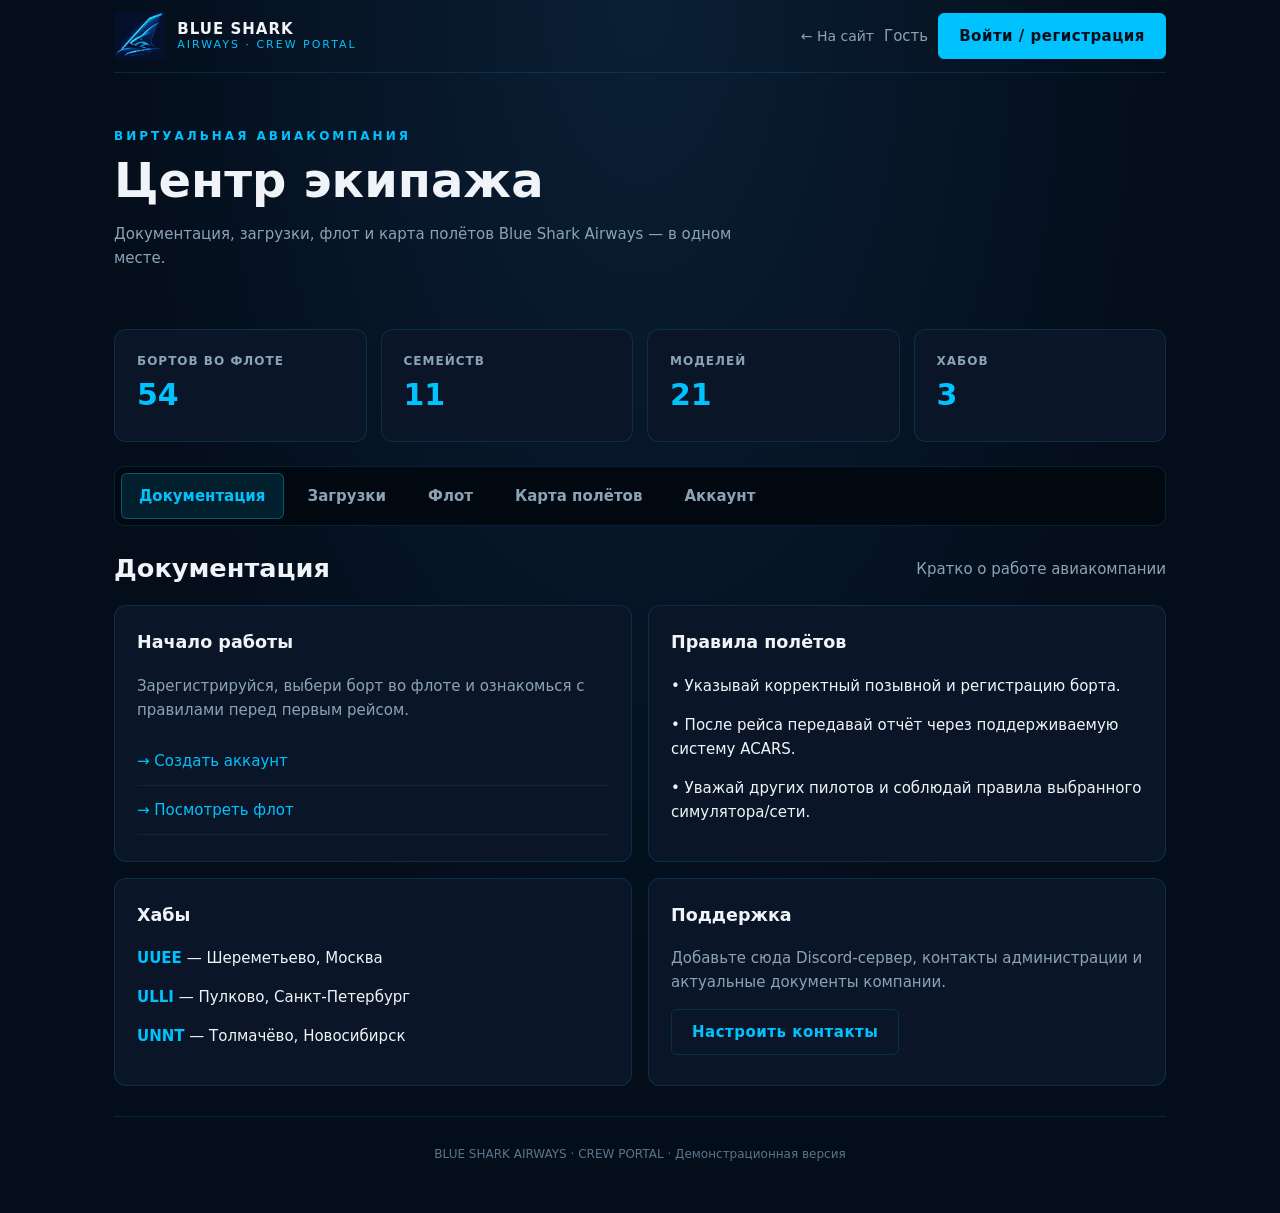
<file: index.html>
<!doctype html><html lang="ru"><head><meta charset="utf-8"><meta name="viewport" content="width=device-width,initial-scale=1"><title>Blue Shark Airways — Crew Portal</title><link rel="icon" href="../images/logo.png"><meta name="theme-color" content="#040D1A"><style>
:root{--bg:#040D1A;--bg-dark:#020810;--bg-card:#0A1628;--cyan:#00C2FF;--cyan-dim:#0099CC;--text:#F0F4F8;--muted:#8BA3B5;--border:rgba(0,194,255,.15)}
*{box-sizing:border-box}
body{margin:0;background:radial-gradient(ellipse at top,#0A1F35 0,var(--bg) 60%);background-color:var(--bg);color:var(--text);font:15px/1.6 'Segoe UI',system-ui,-apple-system,sans-serif;min-height:100vh;overflow-x:hidden}
button,input,select,textarea{font:inherit}button{cursor:pointer}
.shell{max-width:1100px;margin:auto;padding:0 24px 20px}
.top{display:flex;align-items:center;justify-content:space-between;gap:16px;padding:12px 0;margin-bottom:24px;border-bottom:1px solid var(--border)}
.brand{display:flex;align-items:center;gap:12px;font-weight:700;letter-spacing:1px;font-size:15px;line-height:1.2;color:var(--text);text-decoration:none}
.brand img{height:48px;width:auto;object-fit:contain;mix-blend-mode:screen}
.brand small{display:block;color:var(--cyan);font-weight:400;font-size:11px;letter-spacing:2px}
.top-actions{display:flex;gap:10px;align-items:center}
.sitelink{color:var(--muted);text-decoration:none;font-size:14px;transition:color .2s}.sitelink:hover{color:var(--cyan)}
.btn{border:1px solid var(--border);background:transparent;color:var(--cyan);padding:10px 20px;border-radius:6px;font-weight:700;letter-spacing:.5px;transition:all .25s}
.btn:hover{border-color:var(--cyan);transform:translateY(-1px)}
.btn.primary{background:var(--cyan);color:var(--bg);border-color:var(--cyan)}
.btn.primary:hover{background:#33D1FF;box-shadow:0 8px 25px rgba(0,194,255,.3)}
.btn:disabled{opacity:.45;cursor:not-allowed}
.hero{padding:30px 0 28px}
.eyebrow{color:var(--cyan);text-transform:uppercase;letter-spacing:3px;font-size:12px;font-weight:700}
.hero h1{font-size:clamp(30px,5vw,48px);line-height:1.1;margin:8px 0;font-weight:800}
.hero p{color:var(--muted);max-width:650px}
.stats{display:grid;grid-template-columns:repeat(4,1fr);gap:14px;margin:16px 0 24px}
.stat,.card,.panel{background:var(--bg-card);border:1px solid var(--border);border-radius:12px;padding:22px;transition:border-color .25s}
.card:hover,.stat:hover{border-color:rgba(0,194,255,.4)}
.stat span{display:block;color:var(--muted);font-size:12px;font-weight:700;text-transform:uppercase;letter-spacing:1px}
.stat strong{font-size:30px;color:var(--cyan)}
.tabs{display:flex;gap:6px;overflow:auto;padding:6px;background:var(--bg-dark);border:1px solid var(--border);border-radius:10px;margin-bottom:22px}
.tab{white-space:nowrap;border:0;background:transparent;color:var(--muted);padding:11px 18px;border-radius:6px;font-weight:600;transition:all .2s}
.tab:hover{color:var(--text)}
.tab.active{background:rgba(0,194,255,.12);color:var(--cyan);box-shadow:inset 0 0 0 1px rgba(0,194,255,.35)}
.section-head{display:flex;justify-content:space-between;align-items:center;gap:12px;flex-wrap:wrap;margin-bottom:16px}
.section-head h2{margin:0;font-size:1.6rem}
.muted{color:var(--muted)}
.grid{display:grid;grid-template-columns:repeat(2,minmax(0,1fr));gap:16px}
.card h3,.panel h3{margin-top:0}
.fleet-card{display:flex;align-items:center;gap:16px}
.plane-icon{display:grid;place-items:center;width:70px;height:70px;border:1px solid var(--border);border-radius:12px;color:var(--cyan);font-size:30px;transform:rotate(-8deg);background:rgba(0,194,255,.08);flex-shrink:0}
.fleet-card h3{margin:5px 0;font-size:1.4rem}
.pill{display:inline-block;border:1px solid var(--border);color:var(--cyan);border-radius:4px;padding:3px 9px;font-size:11px;font-weight:700;letter-spacing:.5px;margin:2px}
.tag{display:inline-block;background:rgba(0,194,255,.08);color:var(--muted);border-radius:4px;padding:4px 9px;font-size:12px;margin:2px}
.grow{flex:1}
.records{margin-top:15px;border-top:1px solid var(--border);padding-top:14px}
.record{display:grid;grid-template-columns:1fr auto auto;gap:14px;align-items:center;padding:12px 0;border-bottom:1px solid rgba(0,194,255,.08)}
.record:last-child{border:0}
.reg{font-weight:800;letter-spacing:2px}
.hub{color:var(--cyan)}
.formgrid{display:grid;grid-template-columns:repeat(2,minmax(0,1fr));gap:14px}
label{display:block;color:var(--muted);font-size:13px;margin-bottom:5px}
input,select,textarea{width:100%;background:var(--bg-dark);border:1px solid var(--border);color:var(--text);padding:11px 12px;border-radius:6px;outline:none;transition:border-color .2s}
input:focus,select:focus,textarea:focus{border-color:var(--cyan)}
::placeholder{color:#5d7488}
.full{grid-column:1/-1}
.notice{padding:12px 14px;border:1px solid var(--border);border-left:3px solid var(--cyan);background:rgba(0,194,255,.06);border-radius:6px;color:#bfe9f8;font-size:13px;margin:14px 0}
.mapbox{position:relative;min-height:430px;overflow:hidden;border-radius:12px;border:1px solid var(--border);background:linear-gradient(155deg,#0A1F35,var(--bg-card) 55%,var(--bg-dark))}
.mapbox:before{content:"";position:absolute;inset:0;background-image:linear-gradient(30deg,transparent 48%,rgba(0,194,255,.1) 49%,rgba(0,194,255,.1) 50%,transparent 51%),linear-gradient(120deg,transparent 48%,rgba(0,194,255,.1) 49%,rgba(0,194,255,.1) 50%,transparent 51%);background-size:120px 100px,150px 130px}
.map-label{position:absolute;color:var(--muted);font-size:12px;letter-spacing:2px;opacity:.8}
.flight{position:absolute;display:flex;gap:7px;align-items:center;background:rgba(2,8,16,.88);border:1px solid rgba(0,194,255,.4);border-radius:6px;padding:8px 10px;font-size:12px}
.dot{width:8px;height:8px;border-radius:50%;background:var(--cyan);box-shadow:0 0 10px var(--cyan)}
.doclink{display:block;color:var(--cyan);padding:12px 0;border-bottom:1px solid rgba(0,194,255,.1);text-decoration:none;transition:all .2s}
.doclink:hover{color:#33D1FF;padding-left:4px}
.hidden{display:none!important}
.footer{color:#5d7488;text-align:center;font-size:12px;padding:28px 0;border-top:1px solid var(--border);margin-top:30px}
.empty{padding:24px;text-align:center;color:var(--muted)}
@media(max-width:720px){.shell{padding:0 14px 14px}.stats{grid-template-columns:repeat(2,1fr)}.grid,.formgrid{grid-template-columns:1fr}.record{grid-template-columns:1fr auto;gap:5px}.record .pax{grid-column:1/-1}.top{align-items:flex-start}.brand{font-size:13px}.top-actions{flex-direction:column;align-items:stretch}.fleet-card{gap:10px}.plane-icon{width:55px;height:55px}.fleet-card h3{font-size:1.2rem}}
</style></head><body><div class="shell"><header class="top"><a class="brand" href="../"><img src="../images/logo.png" alt="Blue Shark Airways"><div>BLUE SHARK<small>AIRWAYS · CREW PORTAL</small></div></a><div class="top-actions"><a class="sitelink" href="../">← На сайт</a><span id="userLabel" class="muted">Гость</span><button id="authBtn" class="btn primary">Войти / регистрация</button><button id="logoutBtn" class="btn hidden">Выйти</button></div></header><section class="hero"><div class="eyebrow">виртуальная авиакомпания</div><h1>Центр экипажа</h1><p>Документация, загрузки, флот и карта полётов Blue Shark Airways — в одном месте.</p></section><div class="stats"><div class="stat"><span>Бортов во флоте</span><strong id="statFleet">–</strong></div><div class="stat"><span>Семейств</span><strong id="statFamilies">–</strong></div><div class="stat"><span>Моделей</span><strong id="statModels">–</strong></div><div class="stat"><span>Хабов</span><strong>3</strong></div></div><nav class="tabs" id="tabs"><button class="tab active" data-tab="docs">Документация</button><button class="tab" data-tab="downloads">Загрузки</button><button class="tab" data-tab="fleet">Флот</button><button class="tab" data-tab="map">Карта полётов</button><button class="tab" data-tab="account">Аккаунт</button></nav>
<section id="docs" class="tabpage"><div class="section-head"><h2>Документация</h2><span class="muted">Кратко о работе авиакомпании</span></div><div class="grid"><article class="card"><h3>Начало работы</h3><p class="muted">Зарегистрируйся, выбери борт во флоте и ознакомься с правилами перед первым рейсом.</p><a class="doclink" href="#account" data-goto="account">→ Создать аккаунт</a><a class="doclink" href="#fleet" data-goto="fleet">→ Посмотреть флот</a></article><article class="card"><h3>Правила полётов</h3><p>• Указывай корректный позывной и регистрацию борта.</p><p>• После рейса передавай отчёт через поддерживаемую систему ACARS.</p><p>• Уважай других пилотов и соблюдай правила выбранного симулятора/сети.</p></article><article class="card"><h3>Хабы</h3><p><b class="hub">UUEE</b> — Шереметьево, Москва</p><p><b class="hub">ULLI</b> — Пулково, Санкт-Петербург</p><p><b class="hub">UNNT</b> — Толмачёво, Новосибирск</p></article><article class="card"><h3>Поддержка</h3><p class="muted">Добавьте сюда Discord-сервер, контакты администрации и актуальные документы компании.</p><button class="btn" onclick="alert('Добавьте ссылку на ваш Discord в portal.html')">Настроить контакты</button></article></div></section>
<section id="downloads" class="tabpage hidden"><div class="section-head"><h2>Загрузки</h2><span class="muted">Материалы для пилотов</span></div><div class="grid"><article class="card"><h3>ACARS</h3><p class="muted">Клиенты и инструкции для отправки отчётов о рейсах.</p><a class="doclink" href="#" onclick="alert('Добавьте URL установщика ACARS в portal.html');return false">ACARS — установить / открыть инструкцию ↗</a></article><article class="card"><h3>Ливреи</h3><p class="muted">Скачивание раскрасок Blue Shark Airways по типам самолётов.</p><div id="liveryLinks"></div></article></div><div class="notice">Пока это каталог-заготовка: замените демонстрационные ссылки на реальные файлы или страницы загрузки.</div></section>
<section id="fleet" class="tabpage hidden"><div class="section-head"><h2>Реестр флота</h2><input id="fleetSearch" style="max-width:280px" placeholder="Поиск: A319, RA-73063…"></div><div id="fleetList" class="grid"></div><div class="notice">Регистрации из присланных скриншотов добавлены как стартовые данные. Администратор может расширить список в массиве fleetData внутри portal.html.</div></section>
<section id="map" class="tabpage hidden"><div class="section-head"><h2>Карта полётов</h2><span class="muted">Демо-режим</span></div><div class="notice">Сейчас карта показывает примерные демонстрационные рейсы. Для отображения реального местоположения пилотов нужен подключённый ACARS/API и серверная база данных.</div><div class="mapbox"><span class="map-label" style="left:14%;top:22%">ЕВРОПА</span><span class="map-label" style="left:53%;top:15%">РОССИЯ</span><span class="map-label" style="left:76%;top:68%">АЗИЯ</span><svg viewBox="0 0 900 430" preserveAspectRatio="none" style="position:absolute;width:100%;height:100%;inset:0"><path d="M90 300 Q220 140 390 230 T700 130" fill="none" stroke="#00C2FF" stroke-width="2" stroke-dasharray="6 7"/><path d="M390 230 Q520 330 700 130" fill="none" stroke="#66DAFF" stroke-width="2" stroke-dasharray="6 7"/><circle cx="90" cy="300" r="5" fill="#00C2FF"/><circle cx="390" cy="230" r="5" fill="#00C2FF"/><circle cx="700" cy="130" r="5" fill="#66DAFF"/></svg><div class="flight" style="left:6%;top:70%"><span class="dot"></span> BSA214 · A319</div><div class="flight" style="left:37%;top:48%"><span class="dot"></span> BSA701 · A320</div><div class="flight" style="left:67%;top:24%"><span class="dot"></span> BSA908 · B777F</div></div><div class="grid" style="margin-top:14px"><div class="card"><b>BSA214</b><p class="muted">A319 · UUEE → ULLI</p><span class="pill">Демо-рейс</span></div><div class="card"><b>BSA701</b><p class="muted">A320 · ULLI → UNNT</p><span class="pill">Демо-рейс</span></div><div class="card"><b>BSA908</b><p class="muted">B777F · UNNT → UUEE</p><span class="pill">Демо-рейс</span></div></div></section>
<section id="account" class="tabpage hidden"><div class="section-head"><h2>Аккаунт пилота</h2><span class="muted">Регистрация и вход</span></div><div id="authPanel" class="panel"><div class="notice">Авторизация пока не подключена. Не вводи настоящий пароль: сначала настрой Supabase и подключи формы к Supabase Auth. После подключения заявки будут ожидать подтверждения администратора.</div><div class="formgrid"><div><label for="authName">Имя пилота</label><input id="authName" placeholder="Например, Alex"></div><div><label for="authEmail">Email</label><input id="authEmail" type="email" placeholder="pilot@example.com"></div><div><label for="authPass">Пароль (демо)</label><input id="authPass" type="password" placeholder="Не используй настоящий пароль"></div><div><label for="authMode">Действие</label><select id="authMode"><option value="register">Создать аккаунт</option><option value="login">Войти</option></select></div><div class="full"><button class="btn primary" id="authSubmit">Продолжить</button><span id="authMessage" class="muted" style="margin-left:12px"></span></div></div></div><div id="profilePanel" class="panel hidden"><h3 id="profileName"></h3><p id="profileEmail" class="muted"></p><p>Статус: <span class="pill">Пилот</span></p><label for="pilotCallsign">Позывной / callsign</label><input id="pilotCallsign" placeholder="BSA123"><button class="btn primary" id="saveProfile" style="margin-top:10px">Сохранить профиль</button><p id="profileMessage" class="muted"></p></div></section><footer class="footer">BLUE SHARK AIRWAYS · CREW PORTAL · Демонстрационная версия</footer></div>
<script>
const fleetData=[
{type:'A306',models:['Airbus 300'],regs:[['4L-BSA','UUEE',180]]},{type:'A319',models:['Airbus A319'],regs:[['4L-BRX','UGTB',150],['RA-73063','UNNT',150],['RA-73026','UUEE',150]]},{type:'A320',models:['Airbus A320NEO','Airbus A320'],regs:[['RA-73320','UUEE',180],['RA-73321','ULLI',180],['RA-73322','UNNT',180],['RA-73323','UUEE',180],['RA-73324','ULLI',180],['RA-73325','UNNT',180],['RA-73326','UUEE',180]]},{type:'A321',models:['Airbus A321-200'],regs:[['RA-73201','UUEE',220],['RA-73202','ULLI',220],['RA-73203','UNNT',220]]},{type:'A330',models:['Airbus A330-200','Airbus A330-900N'],regs:[['RA-33001','UUEE',300],['RA-33002','ULLI',300]]},{type:'A340',models:['Airbus A340-600','Airbus A340-300'],regs:[['RA-34001','UUEE',300],['RA-34002','ULLI',300],['RA-34003','UNNT',300],['RA-34004','UUEE',300],['RA-34005','ULLI',300],['RA-34006','UNNT',300]]},{type:'A350',models:['Airbus A350-900'],regs:[['RA-35001','UUEE',330],['RA-35002','ULLI',330],['RA-35003','UNNT',330],['RA-35004','UUEE',330]]},{type:'B737',models:['Boeing 737MAX8','Boeing 737-900','Boeing 737-800','Boeing 737-600'],regs:Array.from({length:15},(_,i)=>['RA-737'+String(i+1).padStart(2,'0'),['UUEE','ULLI','UNNT'][i%3],189])},{type:'B747',models:['Boeing 747-8F'],regs:[['RA-74701','UUEE',660]]},{type:'B777',models:['Boeing 777-300','Boeing 777F','Boeing 777-200LR'],regs:[['RA-77701','UUEE',400],['RA-77702','ULLI',400],['RA-77703','UNNT',400],['RA-77704','UUEE',400],['RA-77705','ULLI',400],['RA-77706','UNNT',400],['RA-77707','UUEE',400],['RA-77708','ULLI',400]]},{type:'B787',models:['Boeing 787-10','Boeing 787-9','Boeing 787-8'],regs:[['RA-78701','UUEE',330],['RA-78702','ULLI',330],['RA-78703','UNNT',330],['RA-78704','UUEE',330]]}];
const $=id=>document.getElementById(id);let currentUser=JSON.parse(localStorage.getItem('bsaCurrentUser')||'null');function setTab(name){document.querySelectorAll('.tab').forEach(b=>b.classList.toggle('active',b.dataset.tab===name));document.querySelectorAll('.tabpage').forEach(s=>s.classList.toggle('hidden',s.id!==name));if(name==='fleet')renderFleet($('fleetSearch').value)}document.querySelectorAll('.tab').forEach(b=>b.onclick=()=>setTab(b.dataset.tab));document.querySelectorAll('[data-goto]').forEach(a=>a.onclick=e=>{e.preventDefault();setTab(a.dataset.goto)});
function plural(n,a,b,c){const m=n%100,d=n%10;return n+' '+(m>10&&m<20?c:d===1?a:d>1&&d<5?b:c)}function renderFleet(q=''){const list=$('fleetList');list.innerHTML='';let count=0;fleetData.filter(x=>(x.type+' '+x.models.join(' ')+' '+x.regs.flat().join(' ')).toLowerCase().includes(q.toLowerCase())).forEach((f,i)=>{count+=f.regs.length;let card=document.createElement('article');card.className='card';card.innerHTML=`<div class="fleet-card"><div class="plane-icon">✈</div><div class="grow"><span class="pill">${plural(f.regs.length,'борт','борта','бортов')}</span><span class="pill">${plural(f.models.length,'модель','модели','моделей')}</span><h3>${f.type}</h3><div>${f.models.map(m=>`<span class="tag">${m}</span>`).join('')}</div></div><button class="btn" aria-label="Показать регистрации">＋</button></div><div class="records hidden"><div class="muted" style="font-size:12px;font-weight:800">РЕЕСТР БОРТОВ · ${f.type}</div>${f.regs.map(r=>`<div class="record"><div><div class="reg">${r[0]}</div><div class="muted">${f.models[0]}</div></div><div class="hub">⌂ ${r[1]}</div><div class="pax">👥 ${r[2]}</div></div>`).join('')}</div>`;card.querySelector('button').onclick=()=>{const el=card.querySelector('.records');el.classList.toggle('hidden');card.querySelector('button').textContent=el.classList.contains('hidden')?'＋':'−'};list.appendChild(card)});if(!list.children.length)list.innerHTML='<div class="empty">Ничего не найдено</div>';}$('fleetSearch').addEventListener('input',e=>renderFleet(e.target.value));$('liveryLinks').innerHTML=['A319','A320','A330','A350','B737','B777F','B787'].map(m=>`<a class="doclink" href="#" onclick="alert('Добавьте ссылку на ливрею ${m} в portal.html');return false">${m} — ливрея ↗</a>`).join('');
function users(){return JSON.parse(localStorage.getItem('bsaUsers')||'[]')}function syncAuth(){if(currentUser){$('userLabel').textContent=currentUser.name;$('authBtn').classList.add('hidden');$('logoutBtn').classList.remove('hidden');$('authPanel').classList.add('hidden');$('profilePanel').classList.remove('hidden');$('profileName').textContent='Привет, '+currentUser.name+'!';$('profileEmail').textContent=currentUser.email;$('pilotCallsign').value=currentUser.callsign||''}else{$('userLabel').textContent='Гость';$('authBtn').classList.remove('hidden');$('logoutBtn').classList.add('hidden');$('authPanel').classList.remove('hidden');$('profilePanel').classList.add('hidden')}}$('authBtn').onclick=()=>setTab('account');$('logoutBtn').onclick=()=>{currentUser=null;localStorage.removeItem('bsaCurrentUser');syncAuth()};$('authSubmit').onclick=()=>{$('authMessage').textContent='Подключи Supabase Auth по инструкции PORTAL-BACKEND-README.txt. Форма пока отключена, чтобы не хранить пароли небезопасно.'};$('saveProfile').onclick=()=>{currentUser.callsign=$('pilotCallsign').value.trim().toUpperCase();localStorage.setItem('bsaCurrentUser',JSON.stringify(currentUser));localStorage.setItem('bsaUsers',JSON.stringify(users().map(u=>u.email===currentUser.email?currentUser:u)));$('profileMessage').textContent='Профиль сохранён в этом браузере.'};const totalBoards=fleetData.reduce((a,f)=>a+f.regs.length,0);$('statFleet').textContent=totalBoards;$('statFamilies').textContent=fleetData.length;$('statModels').textContent=fleetData.reduce((a,f)=>a+f.models.length,0);syncAuth();renderFleet();
</script></body></html>
</file>
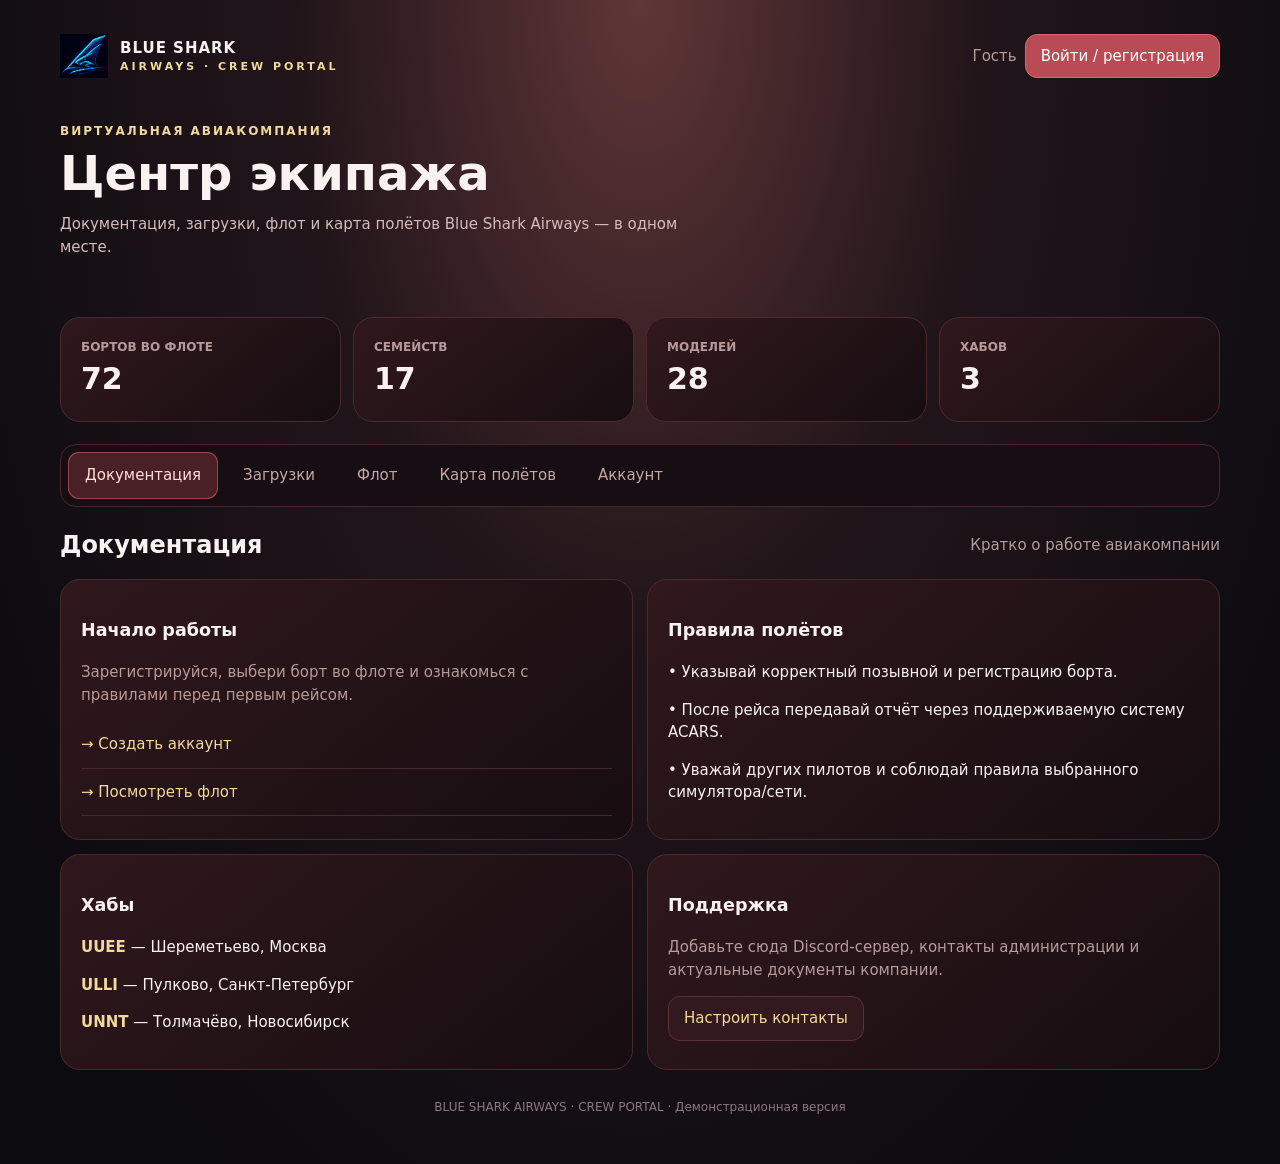
<file: portal/index.html>
<!doctype html><html lang="ru"><head><meta charset="utf-8"><meta name="viewport" content="width=device-width,initial-scale=1"><title>Blue Shark Airways — Crew Portal</title><link rel="icon" href="../images/logo.png"><style>
:root{--bg:#100b10;--panel:#211116;--panel2:#2b171b;--line:#5b3036;--gold:#f2d99b;--muted:#b79a9a;--red:#b94b54;--text:#f9f2f1}*{box-sizing:border-box}body{margin:0;background:radial-gradient(ellipse at top,#603637 0,#21151a 38%,#0c0b10 85%);color:var(--text);font:15px/1.5 system-ui,Arial,sans-serif;min-height:100vh}button,input,select,textarea{font:inherit}button{cursor:pointer}.shell{max-width:1200px;margin:auto;padding:20px}.top{display:flex;align-items:center;justify-content:space-between;gap:16px;padding:12px 0 24px}.brand{display:flex;align-items:center;gap:12px;font-weight:900;letter-spacing:1px}.brand img{width:48px;height:48px;object-fit:contain}.brand small{display:block;color:var(--gold);font-size:11px;letter-spacing:3px}.top-actions{display:flex;gap:8px;align-items:center}.btn{border:1px solid var(--line);background:#32191e;color:var(--gold);padding:10px 15px;border-radius:12px}.btn.primary{background:var(--red);color:white;border-color:#d46b72}.btn:disabled{opacity:.45;cursor:not-allowed}.hero{padding:18px 0 28px}.eyebrow{color:var(--gold);text-transform:uppercase;letter-spacing:2px;font-size:12px;font-weight:800}.hero h1{font-size:clamp(30px,5vw,48px);line-height:1.05;margin:8px 0}.hero p{color:#d5bcbc;max-width:650px}.stats{display:grid;grid-template-columns:repeat(4,1fr);gap:12px;margin:16px 0 22px}.stat,.card,.panel{background:linear-gradient(140deg,rgba(49,24,29,.96),rgba(22,13,17,.96));border:1px solid #4a292f;border-radius:20px;padding:20px}.stat span{display:block;color:var(--muted);font-size:12px;font-weight:800;text-transform:uppercase}.stat strong{font-size:30px}.tabs{display:flex;gap:8px;overflow:auto;padding:7px;background:#160e12;border:1px solid #47262d;border-radius:16px;margin-bottom:20px}.tab{white-space:nowrap;border:0;background:transparent;color:#c6a7a7;padding:12px 17px;border-radius:11px}.tab.active{background:#4a2027;color:#ffe0d9;box-shadow:inset 0 0 0 1px #9d454d}.section-head{display:flex;justify-content:space-between;align-items:center;gap:12px;flex-wrap:wrap;margin-bottom:16px}.section-head h2{margin:0;font-size:24px}.muted{color:var(--muted)}.grid{display:grid;grid-template-columns:repeat(2,minmax(0,1fr));gap:14px}.fleet-card{display:flex;align-items:center;gap:16px}.plane-icon{display:grid;place-items:center;width:70px;height:70px;border:1px solid #786044;border-radius:18px;color:var(--gold);font-size:30px;transform:rotate(-8deg);background:#39252a;flex-shrink:0}.fleet-card h3{margin:5px 0;font-size:24px}.pill{display:inline-block;border:1px solid #65433b;color:var(--gold);border-radius:9px;padding:3px 8px;font-size:11px;font-weight:800;margin:2px}.tag{display:inline-block;background:#352127;color:#c2a0a0;border-radius:8px;padding:4px 9px;font-size:12px;margin:2px}.grow{flex:1}.records{margin-top:15px;border-top:1px solid #4a292f;padding-top:14px}.record{display:grid;grid-template-columns:1fr auto auto;gap:14px;align-items:center;padding:12px 0;border-bottom:1px solid #382026}.record:last-child{border:0}.reg{font-weight:900;letter-spacing:2px}.hub{color:var(--gold)}.formgrid{display:grid;grid-template-columns:repeat(2,minmax(0,1fr));gap:12px}label{display:block;color:#d5baba;font-size:13px;margin-bottom:5px}input,select,textarea{width:100%;background:#140d11;border:1px solid #5a333b;color:white;padding:11px 12px;border-radius:10px;outline:none}input:focus,select:focus,textarea:focus{border-color:#cf777e}.full{grid-column:1/-1}.notice{padding:12px 14px;border:1px solid #775b3b;background:#2a211b;border-radius:12px;color:#f1d9ad;font-size:13px;margin:12px 0}.mapbox{position:relative;min-height:430px;overflow:hidden;border-radius:18px;border:1px solid #5b3b40;background:linear-gradient(155deg,#172c31,#1a2929 48%,#34282b)}.mapbox:before{content:"";position:absolute;inset:0;background-image:linear-gradient(30deg,transparent 48%,#78918b22 49%,#78918b22 50%,transparent 51%),linear-gradient(120deg,transparent 48%,#78918b22 49%,#78918b22 50%,transparent 51%);background-size:120px 100px,150px 130px}.map-label{position:absolute;color:#c7d2c3;font-size:12px;opacity:.8}.flight{position:absolute;display:flex;gap:7px;align-items:center;background:#100f15df;border:1px solid #b58b67;border-radius:10px;padding:8px 10px;font-size:12px}.dot{width:8px;height:8px;border-radius:50%;background:#76e4b2;box-shadow:0 0 10px #76e4b2}.doclink{display:block;color:var(--gold);padding:12px 0;border-bottom:1px solid #47272e;text-decoration:none}.doclink:hover{color:white}.hidden{display:none!important}.footer{color:#8d777b;text-align:center;font-size:12px;padding:28px 0}.empty{padding:24px;text-align:center;color:var(--muted)}@media(max-width:720px){.shell{padding:14px}.stats{grid-template-columns:repeat(2,1fr)}.grid,.formgrid{grid-template-columns:1fr}.record{grid-template-columns:1fr auto;gap:5px}.record .pax{grid-column:1/-1}.top{align-items:flex-start}.brand{font-size:13px}.top-actions{flex-direction:column;align-items:stretch}.fleet-card{gap:10px}.plane-icon{width:55px;height:55px}.fleet-card h3{font-size:21px}}
</style></head><body><div class="shell"><header class="top"><div class="brand"><img src="../images/logo.png" alt=""><div>BLUE SHARK<small>AIRWAYS · CREW PORTAL</small></div></div><div class="top-actions"><span id="userLabel" class="muted">Гость</span><button id="authBtn" class="btn primary">Войти / регистрация</button><button id="logoutBtn" class="btn hidden">Выйти</button></div></header><section class="hero"><div class="eyebrow">виртуальная авиакомпания</div><h1>Центр экипажа</h1><p>Документация, загрузки, флот и карта полётов Blue Shark Airways — в одном месте.</p></section><div class="stats"><div class="stat"><span>Бортов во флоте</span><strong id="statFleet">72</strong></div><div class="stat"><span>Семейств</span><strong>17</strong></div><div class="stat"><span>Моделей</span><strong>28</strong></div><div class="stat"><span>Хабов</span><strong>3</strong></div></div><nav class="tabs" id="tabs"><button class="tab active" data-tab="docs">Документация</button><button class="tab" data-tab="downloads">Загрузки</button><button class="tab" data-tab="fleet">Флот</button><button class="tab" data-tab="map">Карта полётов</button><button class="tab" data-tab="account">Аккаунт</button></nav>
<section id="docs" class="tabpage"><div class="section-head"><h2>Документация</h2><span class="muted">Кратко о работе авиакомпании</span></div><div class="grid"><article class="card"><h3>Начало работы</h3><p class="muted">Зарегистрируйся, выбери борт во флоте и ознакомься с правилами перед первым рейсом.</p><a class="doclink" href="#account" data-goto="account">→ Создать аккаунт</a><a class="doclink" href="#fleet" data-goto="fleet">→ Посмотреть флот</a></article><article class="card"><h3>Правила полётов</h3><p>• Указывай корректный позывной и регистрацию борта.</p><p>• После рейса передавай отчёт через поддерживаемую систему ACARS.</p><p>• Уважай других пилотов и соблюдай правила выбранного симулятора/сети.</p></article><article class="card"><h3>Хабы</h3><p><b class="hub">UUEE</b> — Шереметьево, Москва</p><p><b class="hub">ULLI</b> — Пулково, Санкт-Петербург</p><p><b class="hub">UNNT</b> — Толмачёво, Новосибирск</p></article><article class="card"><h3>Поддержка</h3><p class="muted">Добавьте сюда Discord-сервер, контакты администрации и актуальные документы компании.</p><button class="btn" onclick="alert('Добавьте ссылку на ваш Discord в portal.html')">Настроить контакты</button></article></div></section>
<section id="downloads" class="tabpage hidden"><div class="section-head"><h2>Загрузки</h2><span class="muted">Материалы для пилотов</span></div><div class="grid"><article class="card"><h3>ACARS</h3><p class="muted">Клиенты и инструкции для отправки отчётов о рейсах.</p><a class="doclink" href="#" onclick="alert('Добавьте URL установщика ACARS в portal.html');return false">ACARS — установить / открыть инструкцию ↗</a></article><article class="card"><h3>Ливреи</h3><p class="muted">Скачивание раскрасок Blue Shark Airways по типам самолётов.</p><div id="liveryLinks"></div></article></div><div class="notice">Пока это каталог-заготовка: замените демонстрационные ссылки на реальные файлы или страницы загрузки.</div></section>
<section id="fleet" class="tabpage hidden"><div class="section-head"><h2>Реестр флота</h2><input id="fleetSearch" style="max-width:280px" placeholder="Поиск: A319, RA-73063…"></div><div id="fleetList" class="grid"></div><div class="notice">Регистрации из присланных скриншотов добавлены как стартовые данные. Администратор может расширить список в массиве fleetData внутри portal.html.</div></section>
<section id="map" class="tabpage hidden"><div class="section-head"><h2>Карта полётов</h2><span class="muted">Демо-режим</span></div><div class="notice">Сейчас карта показывает примерные демонстрационные рейсы. Для отображения реального местоположения пилотов нужен подключённый ACARS/API и серверная база данных.</div><div class="mapbox"><span class="map-label" style="left:14%;top:22%">ЕВРОПА</span><span class="map-label" style="left:53%;top:15%">РОССИЯ</span><span class="map-label" style="left:76%;top:68%">АЗИЯ</span><svg viewBox="0 0 900 430" preserveAspectRatio="none" style="position:absolute;width:100%;height:100%;inset:0"><path d="M90 300 Q220 140 390 230 T700 130" fill="none" stroke="#f0c98a" stroke-width="2" stroke-dasharray="6 7"/><path d="M390 230 Q520 330 700 130" fill="none" stroke="#8fe4cf" stroke-width="2" stroke-dasharray="6 7"/><circle cx="90" cy="300" r="5" fill="#f0c98a"/><circle cx="390" cy="230" r="5" fill="#f0c98a"/><circle cx="700" cy="130" r="5" fill="#8fe4cf"/></svg><div class="flight" style="left:6%;top:70%"><span class="dot"></span> BSA214 · A319</div><div class="flight" style="left:37%;top:48%"><span class="dot"></span> BSA701 · A320</div><div class="flight" style="left:67%;top:24%"><span class="dot"></span> BSA908 · B777F</div></div><div class="grid" style="margin-top:14px"><div class="card"><b>BSA214</b><p class="muted">A319 · UUEE → ULLI</p><span class="pill">Демо-рейс</span></div><div class="card"><b>BSA701</b><p class="muted">A320 · ULLI → UNNT</p><span class="pill">Демо-рейс</span></div><div class="card"><b>BSA908</b><p class="muted">B777F · UNNT → UUEE</p><span class="pill">Демо-рейс</span></div></div></section>
<section id="account" class="tabpage hidden"><div class="section-head"><h2>Аккаунт пилота</h2><span class="muted">Регистрация и вход</span></div><div id="authPanel" class="panel"><div class="notice">Авторизация пока не подключена. Не вводи настоящий пароль: сначала настрой Supabase и подключи формы к Supabase Auth. После подключения заявки будут ожидать подтверждения администратора.</div><div class="formgrid"><div><label for="authName">Имя пилота</label><input id="authName" placeholder="Например, Alex"></div><div><label for="authEmail">Email</label><input id="authEmail" type="email" placeholder="pilot@example.com"></div><div><label for="authPass">Пароль (демо)</label><input id="authPass" type="password" placeholder="Не используй настоящий пароль"></div><div><label for="authMode">Действие</label><select id="authMode"><option value="register">Создать аккаунт</option><option value="login">Войти</option></select></div><div class="full"><button class="btn primary" id="authSubmit">Продолжить</button><span id="authMessage" class="muted" style="margin-left:12px"></span></div></div></div><div id="profilePanel" class="panel hidden"><h3 id="profileName"></h3><p id="profileEmail" class="muted"></p><p>Статус: <span class="pill">Пилот</span></p><label for="pilotCallsign">Позывной / callsign</label><input id="pilotCallsign" placeholder="BSA123"><button class="btn primary" id="saveProfile" style="margin-top:10px">Сохранить профиль</button><p id="profileMessage" class="muted"></p></div></section><footer class="footer">BLUE SHARK AIRWAYS · CREW PORTAL · Демонстрационная версия</footer></div>
<script>
const fleetData=[
{type:'A306',models:['Airbus 300'],regs:[['4L-BSA','UUEE',180]]},{type:'A319',models:['Airbus A319'],regs:[['4L-BRX','UGTB',150],['RA-73063','UNNT',150],['RA-73026','UUEE',150]]},{type:'A320',models:['Airbus A320NEO','Airbus A320'],regs:[['RA-73320','UUEE',180],['RA-73321','ULLI',180],['RA-73322','UNNT',180],['RA-73323','UUEE',180],['RA-73324','ULLI',180],['RA-73325','UNNT',180],['RA-73326','UUEE',180]]},{type:'A321',models:['Airbus A321-200'],regs:[['RA-73201','UUEE',220],['RA-73202','ULLI',220],['RA-73203','UNNT',220]]},{type:'A330',models:['Airbus A330-200','Airbus A330-900N'],regs:[['RA-33001','UUEE',300],['RA-33002','ULLI',300]]},{type:'A340',models:['Airbus A340-600','Airbus A340-300'],regs:[['RA-34001','UUEE',300],['RA-34002','ULLI',300],['RA-34003','UNNT',300],['RA-34004','UUEE',300],['RA-34005','ULLI',300],['RA-34006','UNNT',300]]},{type:'A350',models:['Airbus A350-900'],regs:[['RA-35001','UUEE',330],['RA-35002','ULLI',330],['RA-35003','UNNT',330],['RA-35004','UUEE',330]]},{type:'ATR 72',models:['ATR 72-600'],regs:[['RA-72001','UGTB',72],['RA-72002','UNNT',72],['RA-72003','ULLI',72]]},{type:'B737',models:['Boeing 737MAX8','Boeing 737-900','Boeing 737-800','Boeing 737-600'],regs:Array.from({length:15},(_,i)=>['RA-737'+String(i+1).padStart(2,'0'),['UUEE','ULLI','UNNT'][i%3],189])},{type:'B747',models:['Boeing 747-8F'],regs:[['RA-74701','UUEE',660]]},{type:'B777',models:['Boeing 777-300','Boeing 777F','Boeing 777-200LR'],regs:[['RA-77701','UUEE',400],['RA-77702','ULLI',400],['RA-77703','UNNT',400],['RA-77704','UUEE',400],['RA-77705','ULLI',400],['RA-77706','UNNT',400],['RA-77707','UUEE',400],['RA-77708','ULLI',400]]},{type:'B787',models:['Boeing 787-10','Boeing 787-9','Boeing 787-8'],regs:[['RA-78701','UUEE',330],['RA-78702','ULLI',330],['RA-78703','UNNT',330],['RA-78704','UUEE',330]]},{type:'BAe-146',models:['BAe 146-300'],regs:[['RA-14601','UGTB',112],['RA-14602','ULLI',112],['RA-14603','UNNT',112]]}];
const $=id=>document.getElementById(id);let currentUser=JSON.parse(localStorage.getItem('bsaCurrentUser')||'null');function setTab(name){document.querySelectorAll('.tab').forEach(b=>b.classList.toggle('active',b.dataset.tab===name));document.querySelectorAll('.tabpage').forEach(s=>s.classList.toggle('hidden',s.id!==name));if(name==='fleet')renderFleet($('fleetSearch').value)}document.querySelectorAll('.tab').forEach(b=>b.onclick=()=>setTab(b.dataset.tab));document.querySelectorAll('[data-goto]').forEach(a=>a.onclick=e=>{e.preventDefault();setTab(a.dataset.goto)});
function renderFleet(q=''){const list=$('fleetList');list.innerHTML='';let count=0;fleetData.filter(x=>(x.type+' '+x.models.join(' ')+' '+x.regs.flat().join(' ')).toLowerCase().includes(q.toLowerCase())).forEach((f,i)=>{count+=f.regs.length;let card=document.createElement('article');card.className='card';card.innerHTML=`<div class="fleet-card"><div class="plane-icon">✈</div><div class="grow"><span class="pill">${f.regs.length} бортов</span><span class="pill">${f.models.length} моделей</span><h3>${f.type}</h3><div>${f.models.map(m=>`<span class="tag">${m}</span>`).join('')}</div></div><button class="btn" aria-label="Показать регистрации">＋</button></div><div class="records hidden"><div class="muted" style="font-size:12px;font-weight:800">РЕЕСТР БОРТОВ · ${f.type}</div>${f.regs.map(r=>`<div class="record"><div><div class="reg">${r[0]}</div><div class="muted">${f.models[0]}</div></div><div class="hub">⌂ ${r[1]}</div><div class="pax">👥 ${r[2]}</div></div>`).join('')}</div>`;card.querySelector('button').onclick=()=>{const el=card.querySelector('.records');el.classList.toggle('hidden');card.querySelector('button').textContent=el.classList.contains('hidden')?'＋':'−'};list.appendChild(card)});if(!list.children.length)list.innerHTML='<div class="empty">Ничего не найдено</div>';$('statFleet').textContent='72';}$('fleetSearch').addEventListener('input',e=>renderFleet(e.target.value));$('liveryLinks').innerHTML=['A319','A320','A330','A350','B737','B777F','B787'].map(m=>`<a class="doclink" href="#" onclick="alert('Добавьте ссылку на ливрею ${m} в portal.html');return false">${m} — ливрея ↗</a>`).join('');
function users(){return JSON.parse(localStorage.getItem('bsaUsers')||'[]')}function syncAuth(){if(currentUser){$('userLabel').textContent=currentUser.name;$('authBtn').classList.add('hidden');$('logoutBtn').classList.remove('hidden');$('authPanel').classList.add('hidden');$('profilePanel').classList.remove('hidden');$('profileName').textContent='Привет, '+currentUser.name+'!';$('profileEmail').textContent=currentUser.email;$('pilotCallsign').value=currentUser.callsign||''}else{$('userLabel').textContent='Гость';$('authBtn').classList.remove('hidden');$('logoutBtn').classList.add('hidden');$('authPanel').classList.remove('hidden');$('profilePanel').classList.add('hidden')}}$('authBtn').onclick=()=>setTab('account');$('logoutBtn').onclick=()=>{currentUser=null;localStorage.removeItem('bsaCurrentUser');syncAuth()};$('authSubmit').onclick=()=>{$('authMessage').textContent='Подключи Supabase Auth по инструкции PORTAL-BACKEND-README.txt. Форма пока отключена, чтобы не хранить пароли небезопасно.'};$('saveProfile').onclick=()=>{currentUser.callsign=$('pilotCallsign').value.trim().toUpperCase();localStorage.setItem('bsaCurrentUser',JSON.stringify(currentUser));localStorage.setItem('bsaUsers',JSON.stringify(users().map(u=>u.email===currentUser.email?currentUser:u)));$('profileMessage').textContent='Профиль сохранён в этом браузере.'};syncAuth();renderFleet();
</script></body></html>
</file>
